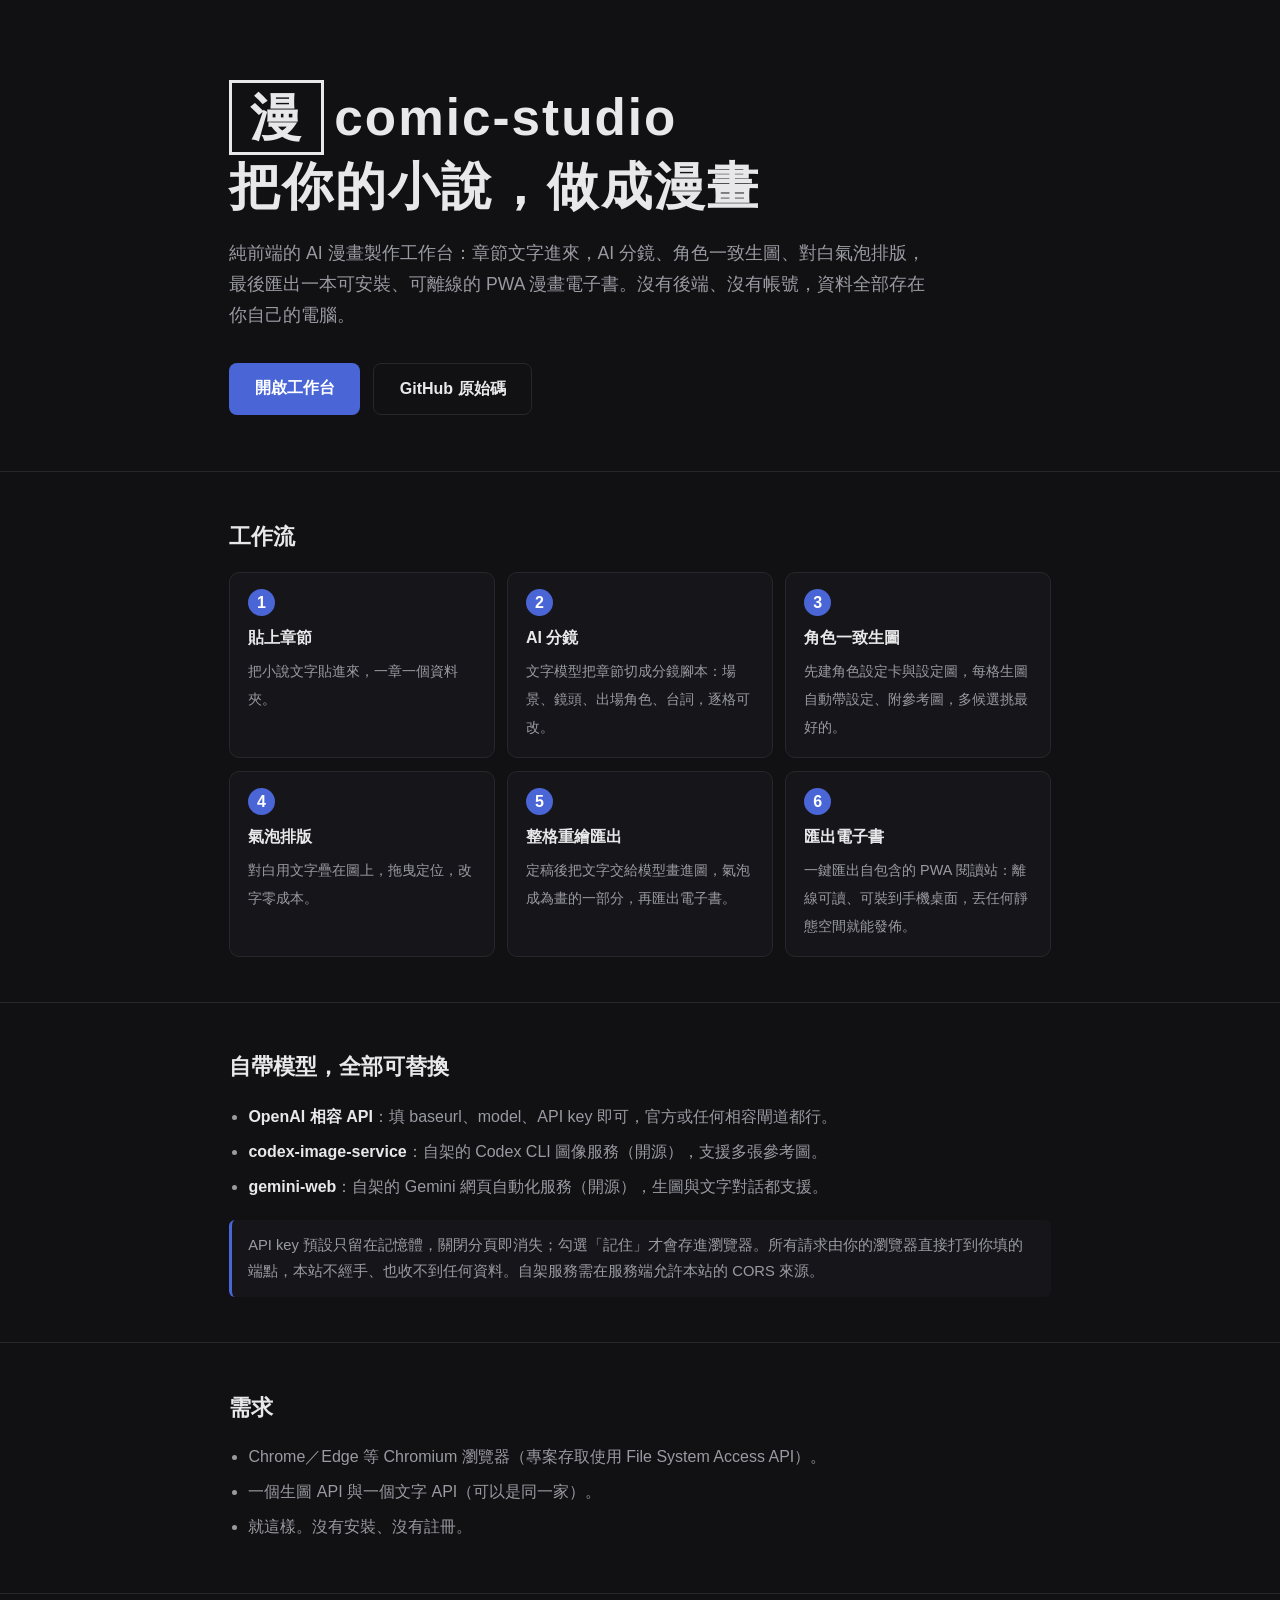
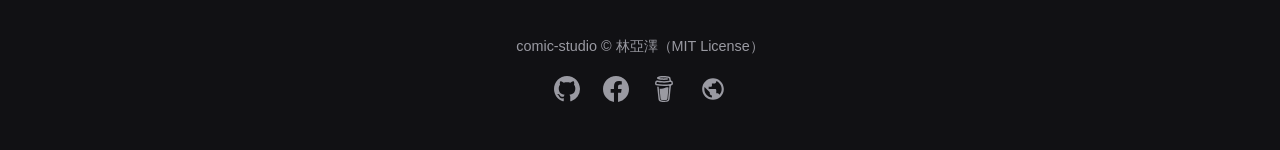
<file: index.html>
<!DOCTYPE html>
<html lang="zh-Hant">
<head>
<meta charset="utf-8">
<meta name="viewport" content="width=device-width, initial-scale=1">
<title>comic-studio — AI 漫畫製作工作台</title>
<meta name="description" content="把小說做成漫畫的純前端工作台：AI 分鏡、角色一致生圖、氣泡排版，匯出可離線閱讀的 PWA 漫畫電子書。自帶 API key，模型與端點都可替換。">
<link rel="canonical" href="https://yazelin.github.io/comic-studio/">
<meta property="og:type" content="website">
<meta property="og:site_name" content="comic-studio">
<meta property="og:locale" content="zh_TW">
<meta property="og:title" content="comic-studio — AI 漫畫製作工作台">
<meta property="og:description" content="把小說做成漫畫的純前端工作台：AI 分鏡、角色一致生圖、氣泡排版，匯出可離線閱讀的 PWA 漫畫站。自帶 API key，開源免費。">
<meta property="og:url" content="https://yazelin.github.io/comic-studio/">
<meta property="og:image" content="https://yazelin.github.io/comic-studio/og.jpg">
<meta property="og:image:width" content="1200">
<meta property="og:image:height" content="630">
<meta name="twitter:card" content="summary_large_image">
<meta name="twitter:title" content="comic-studio — AI 漫畫製作工作台">
<meta name="twitter:image" content="https://yazelin.github.io/comic-studio/og.jpg">
<link rel="icon" href="data:image/svg+xml,<svg xmlns='http://www.w3.org/2000/svg' viewBox='0 0 100 100'><rect width='100' height='100' rx='18' fill='%23111114'/><text x='50' y='68' font-size='52' text-anchor='middle' fill='%23eee'>漫</text></svg>">
<style>
:root { color-scheme: dark; --bg: #111114; --panel: #16161a; --line: #26262c; --fg: #e8e8ea; --dim: #9a9aa2; --acc: #4a66d6; }
* { margin: 0; box-sizing: border-box; }
body { background: var(--bg); color: var(--fg); font-family: "Noto Sans TC", "PingFang TC", "Microsoft JhengHei", sans-serif; line-height: 1.75; }
.wrap { max-width: 860px; margin: 0 auto; padding: 0 1.2rem; }
header.hero { padding: 5rem 0 3.5rem; border-bottom: 1px solid var(--line); }
.hero h1 { font-size: clamp(2rem, 6vw, 3.2rem); letter-spacing: .04em; line-height: 1.25; }
.hero h1 .frame { display: inline-block; border: 3px solid var(--fg); padding: .05em .35em; margin-right: .2em; }
.hero p.lead { color: var(--dim); font-size: 1.1rem; margin-top: 1.2rem; max-width: 40em; }
.cta { margin-top: 2rem; display: flex; gap: .8rem; flex-wrap: wrap; }
.cta a { display: inline-block; padding: .7rem 1.6rem; border-radius: 8px; text-decoration: none; font-weight: 600; }
.cta a.go { background: var(--acc); color: #fff; }
.cta a.gh { border: 1px solid var(--line); color: var(--fg); }
section { padding: 2.8rem 0; border-bottom: 1px solid var(--line); }
h2 { font-size: 1.4rem; margin-bottom: 1rem; }
.steps { display: grid; grid-template-columns: repeat(auto-fit, minmax(230px, 1fr)); gap: .8rem; counter-reset: s; }
.step { background: var(--panel); border: 1px solid var(--line); border-radius: 10px; padding: 1rem 1.1rem; }
.step::before { counter-increment: s; content: counter(s); display: inline-block; width: 1.7em; height: 1.7em; line-height: 1.7em; text-align: center; background: var(--acc); color: #fff; border-radius: 50%; font-weight: 700; margin-bottom: .5rem; }
.step strong { display: block; margin-bottom: .3rem; }
.step span { color: var(--dim); font-size: .9rem; }
ul.plain { padding-left: 1.2em; color: var(--dim); }
ul.plain li { margin: .45em 0; }
ul.plain b { color: var(--fg); }
code { background: var(--panel); border: 1px solid var(--line); border-radius: 4px; padding: .1em .4em; font-size: .9em; }
.note { background: var(--panel); border-left: 3px solid var(--acc); border-radius: 6px; padding: .8rem 1rem; color: var(--dim); font-size: .92rem; margin-top: 1.2rem; }
footer.title-footer { padding: 2.5rem 0 3rem; text-align: center; color: var(--dim); font-size: .9rem; }
.footer-icons { display: flex; justify-content: center; gap: 1.4rem; margin-top: 1rem; }
.footer-icons a { color: var(--dim); display: inline-flex; }
.footer-icons a:hover { color: var(--fg); }
.footer-icons svg { width: 26px; height: 26px; fill: currentColor; }
</style>
<link rel="manifest" href="./manifest.json">
<link rel="icon" href="./assets/favicon-32.png" sizes="32x32">
<link rel="apple-touch-icon" href="./assets/icon-180.png">
<meta name="theme-color" content="#16161a">
<meta name="mobile-web-app-capable" content="content">
</head>
<body>
<header class="hero"><div class="wrap">
  <h1><span class="frame">漫</span>comic-studio<br>把你的小說，做成漫畫</h1>
  <p class="lead">純前端的 AI 漫畫製作工作台：章節文字進來，AI 分鏡、角色一致生圖、對白氣泡排版，最後匯出一本可安裝、可離線的 PWA 漫畫電子書。沒有後端、沒有帳號，資料全部存在你自己的電腦。</p>
  <div class="cta">
    <a class="go" href="studio.html">開啟工作台</a>
    <a class="gh" href="https://github.com/yazelin/comic-studio">GitHub 原始碼</a>
  </div>
</div></header>

<section><div class="wrap">
  <h2>工作流</h2>
  <div class="steps">
    <div class="step"><strong>貼上章節</strong><span>把小說文字貼進來，一章一個資料夾。</span></div>
    <div class="step"><strong>AI 分鏡</strong><span>文字模型把章節切成分鏡腳本：場景、鏡頭、出場角色、台詞，逐格可改。</span></div>
    <div class="step"><strong>角色一致生圖</strong><span>先建角色設定卡與設定圖，每格生圖自動帶設定、附參考圖，多候選挑最好的。</span></div>
    <div class="step"><strong>氣泡排版</strong><span>對白用文字疊在圖上，拖曳定位，改字零成本。</span></div>
    <div class="step"><strong>整格重繪匯出</strong><span>定稿後把文字交給模型畫進圖，氣泡成為畫的一部分，再匯出電子書。</span></div>
    <div class="step"><strong>匯出電子書</strong><span>一鍵匯出自包含的 PWA 閱讀站：離線可讀、可裝到手機桌面，丟任何靜態空間就能發佈。</span></div>
  </div>
</div></section>

<section><div class="wrap">
  <h2>自帶模型，全部可替換</h2>
  <ul class="plain">
    <li><b>OpenAI 相容 API</b>：填 baseurl、model、API key 即可，官方或任何相容閘道都行。</li>
    <li><b>codex-image-service</b>：自架的 Codex CLI 圖像服務（開源），支援多張參考圖。</li>
    <li><b>gemini-web</b>：自架的 Gemini 網頁自動化服務（開源），生圖與文字對話都支援。</li>
  </ul>
  <div class="note">API key 預設只留在記憶體，關閉分頁即消失；勾選「記住」才會存進瀏覽器。所有請求由你的瀏覽器直接打到你填的端點，本站不經手、也收不到任何資料。自架服務需在服務端允許本站的 CORS 來源。</div>
</div></section>

<section><div class="wrap">
  <h2>需求</h2>
  <ul class="plain">
    <li>Chrome／Edge 等 Chromium 瀏覽器（專案存取使用 File System Access API）。</li>
    <li>一個生圖 API 與一個文字 API（可以是同一家）。</li>
    <li>就這樣。沒有安裝、沒有註冊。</li>
  </ul>
</div></section>

<footer class="title-footer"><div class="wrap">
  <div>comic-studio © 林亞澤（MIT License）</div>
  <div class="footer-icons">
    <a href="https://github.com/yazelin/comic-studio" aria-label="GitHub" title="GitHub"><svg viewBox="0 0 16 16"><path d="M8 0C3.58 0 0 3.58 0 8c0 3.54 2.29 6.53 5.47 7.59.4.07.55-.17.55-.38 0-.19-.01-.82-.01-1.49-2.01.37-2.53-.49-2.69-.94-.09-.23-.48-.94-.82-1.13-.28-.15-.68-.52-.01-.53.63-.01 1.08.58 1.23.82.72 1.21 1.87.87 2.33.66.07-.52.28-.87.51-1.07-1.78-.2-3.64-.89-3.64-3.95 0-.87.31-1.59.82-2.15-.08-.2-.36-1.02.08-2.12 0 0 .67-.21 2.2.82.64-.18 1.32-.27 2-.27s1.36.09 2 .27c1.53-1.04 2.2-.82 2.2-.82.44 1.1.16 1.92.08 2.12.51.56.82 1.27.82 2.15 0 3.07-1.87 3.75-3.65 3.95.29.25.54.73.54 1.48 0 1.07-.01 1.93-.01 2.2 0 .21.15.46.55.38A8.01 8.01 0 0 0 16 8c0-4.42-3.58-8-8-8z"/></svg></a>
    <a href="https://www.facebook.com/yaze.lin.gm" aria-label="Facebook" title="Facebook"><svg viewBox="0 0 24 24"><path d="M24 12.07C24 5.4 18.63 0 12 0S0 5.4 0 12.07C0 18.1 4.39 23.09 10.13 24v-8.44H7.08v-3.49h3.05V9.41c0-3.02 1.79-4.7 4.53-4.7 1.31 0 2.68.24 2.68.24v2.97h-1.51c-1.49 0-1.95.93-1.95 1.89v2.26h3.32l-.53 3.49h-2.79V24C19.61 23.09 24 18.1 24 12.07z"/></svg></a>
    <a href="https://buymeacoffee.com/yazelin" aria-label="Buy Me a Coffee" title="請亞澤喝杯咖啡"><svg viewBox="0 0 24 24"><path d="M20.216 6.415l-.132-.666c-.119-.598-.388-1.163-1.001-1.379-.197-.069-.42-.098-.57-.241-.152-.143-.196-.366-.231-.572-.065-.378-.125-.756-.192-1.133-.057-.325-.102-.69-.25-.987-.195-.4-.597-.634-.996-.788a5.723 5.723 0 00-.626-.194c-1-.263-2.05-.36-3.077-.416a25.834 25.834 0 00-3.7.062c-.915.083-1.88.184-2.75.5-.318.116-.646.256-.888.501-.297.302-.393.77-.177 1.146.154.267.415.456.692.58.36.162.737.284 1.123.366 1.075.238 2.189.331 3.287.37 1.218.05 2.437.01 3.65-.118.299-.033.598-.073.896-.119.352-.054.578-.513.474-.834-.124-.383-.457-.531-.834-.473-.466.074-.96.108-1.382.146-1.177.08-2.358.082-3.536.006a22.228 22.228 0 01-1.157-.107c-.086-.01-.18-.025-.258-.036-.243-.036-.484-.08-.724-.13-.111-.027-.111-.185 0-.212h.005c.277-.06.557-.108.838-.147h.002c.131-.009.263-.032.394-.048a25.076 25.076 0 013.426-.12c.674.019 1.347.067 2.017.144l.228.031c.267.04.533.088.798.145.392.085.895.113 1.07.542.055.137.08.288.111.431l.319 1.484a.237.237 0 01-.199.284h-.003c-.037.006-.075.01-.112.015a36.704 36.704 0 01-4.743.295 37.059 37.059 0 01-4.699-.304c-.14-.017-.293-.042-.417-.06-.326-.048-.649-.108-.973-.161-.393-.065-.768-.032-1.123.161-.29.16-.527.404-.675.701-.154.316-.199.66-.267 1-.069.34-.176.707-.135 1.056.087.753.613 1.365 1.37 1.502a39.69 39.69 0 0011.343.376.483.483 0 01.535.53l-.071.697-1.018 9.907c-.041.41-.047.832-.125 1.237-.122.637-.553 1.028-1.182 1.171-.577.131-1.165.2-1.756.205-.656.004-1.31-.025-1.966-.022-.699.004-1.556-.06-2.095-.58-.475-.458-.54-1.174-.605-1.793l-.731-7.013-.322-3.094c-.037-.351-.286-.695-.678-.678-.336.015-.718.3-.678.679l.228 2.185.949 9.112c.147 1.344 1.174 2.068 2.446 2.272.742.12 1.503.144 2.257.156.966.016 1.942.053 2.892-.122 1.408-.258 2.465-1.198 2.616-2.657.34-3.332.683-6.663 1.024-9.995l.215-2.087a.484.484 0 01.39-.426c.402-.078.787-.212 1.074-.518.455-.488.546-1.124.385-1.766zm-1.478.772c-.145.137-.363.201-.578.233-2.416.359-4.866.54-7.308.46-1.748-.06-3.477-.254-5.207-.498-.17-.024-.353-.055-.47-.18-.22-.236-.111-.71-.054-.995.052-.26.152-.609.463-.646.484-.057 1.046.148 1.526.22.577.088 1.156.159 1.737.212 2.48.226 5.002.19 7.472-.14.45-.06.899-.13 1.345-.21.399-.072.84-.206 1.08.206.166.281.188.657.162.974a.544.544 0 01-.169.364zm-6.159 3.9c-.862.37-1.84.788-3.109.788a5.884 5.884 0 01-1.569-.217l.877 9.004c.065.78.717 1.38 1.5 1.38 0 0 1.243.065 1.658.065.447 0 1.786-.065 1.786-.065.783 0 1.434-.6 1.499-1.38l.94-9.95a3.996 3.996 0 00-1.322-.238c-.826 0-1.491.284-2.26.613z"/></svg></a>
  </div>
</div></footer>
<!-- yz-promo-footer v11 | 三件套+BMC 注意力效果 | https://github.com/yazelin/promo-footer-skill -->
<script>
(function(){"use strict";
if(window.__yzPromoInit)return;window.__yzPromoInit=1;
/* 開啟計數。只送站名,後端只記「哪天、哪站、幾次」,不存 IP、不設 cookie、不給識別碼。
   有一半的作品是純靜態沒後端,以前根本不知道有沒有人在用。這行要放在下面那個
   prefers-reduced-motion 的 return 之前,不然關動畫的人就不會被算到。 */
try{if(location.hostname==="yazelin.github.io"&&navigator.sendBeacon)navigator.sendBeacon("https://k-rider-api.yazelinj303.workers.dev/hit?s=comic-studio")}catch(e){}
try{if(window.matchMedia&&matchMedia("(prefers-reduced-motion: reduce)").matches)return}catch(e){}
var REPO="comic-studio",INJECT=false,ADDBLOG=true;
var GH=REPO?"https://github.com/yazelin/"+REPO:"https://github.com/yazelin";
var LINES=["嘿，這裡這裡，我是咖啡按鈕","我是一顆很努力的按鈕，求被點一下","噓，亞澤不知道我在偷偷拉贊助","你看我跳得這麼賣力，不請一杯嗎？","不請也沒關係，你來玩我就很開心","免費給你玩的，想寵亞澤再說","一杯咖啡，是下一個作品的燃料","你的咖啡會變成下一個作品，真的","咖啡因進入亞澤體內，程式碼就會自己寫完","亞澤說，有人請咖啡他會開心一整天","只是一杯咖啡，但亞澤會記得你","用愛發電中，咖啡因可提升發電效率","覺得好玩嗎？抖內一下下","這個網站沒有廣告，只有我這顆按鈕"];
var ICONS={blog:'<svg viewBox="0 0 24 24" width="18" height="18" fill="currentColor" aria-hidden="true"><path d="M12 2C6.48 2 2 6.48 2 12s4.48 10 10 10 10-4.48 10-10S17.52 2 12 2zm-1 17.93c-3.95-.49-7-3.85-7-7.93 0-.62.08-1.21.21-1.79L9 15v1c0 1.1.9 2 2 2v1.93zm6.9-2.54c-.26-.81-1-1.39-1.9-1.39h-1v-3c0-.55-.45-1-1-1H8v-2h2c.55 0 1-.45 1-1V7h2c1.1 0 2-.9 2-2v-.41c2.93 1.19 5 4.06 5 7.41 0 2.08-.8 3.97-2.1 5.39z"/></svg>',gh:'<svg viewBox="0 0 24 24" width="18" height="18" fill="currentColor" aria-hidden="true"><path d="M12 .297c-6.63 0-12 5.373-12 12 0 5.303 3.438 9.8 8.205 11.385.6.113.82-.258.82-.577 0-.285-.01-1.04-.015-2.04-3.338.724-4.042-1.61-4.042-1.61C4.422 18.07 3.633 17.7 3.633 17.7c-1.087-.744.084-.729.084-.729 1.205.084 1.838 1.236 1.838 1.236 1.07 1.835 2.809 1.305 3.495.998.108-.776.417-1.305.76-1.605-2.665-.3-5.466-1.332-5.466-5.93 0-1.31.465-2.38 1.235-3.22-.135-.303-.54-1.523.105-3.176 0 0 1.005-.322 3.3 1.23.96-.267 1.98-.399 3-.405 1.02.006 2.04.138 3 .405 2.28-1.552 3.285-1.23 3.285-1.23.645 1.653.24 2.873.12 3.176.765.84 1.23 1.91 1.23 3.22 0 4.61-2.805 5.625-5.475 5.92.42.36.81 1.096.81 2.22 0 1.606-.015 2.896-.015 3.286 0 .315.21.69.825.57C20.565 22.092 24 17.592 24 12.297c0-6.627-5.373-12-12-12"/></svg>',fb:'<svg viewBox="0 0 24 24" width="18" height="18" fill="currentColor" aria-hidden="true"><path d="M9.101 23.691v-7.98H6.627v-3.667h2.474v-1.58c0-4.085 1.848-5.978 5.858-5.978.401 0 .955.042 1.468.103a8.68 8.68 0 0 1 1.141.195v3.325a8.623 8.623 0 0 0-.653-.036 26.805 26.805 0 0 0-.733-.009c-.707 0-1.259.096-1.675.309a1.686 1.686 0 0 0-.679.622c-.258.42-.374.995-.374 1.752v1.297h3.919l-.386 2.103-.287 1.564h-3.246v8.245C19.396 23.238 24 18.179 24 12.044c0-6.627-5.373-12-12-12s-12 5.373-12 12c0 5.628 3.874 10.35 9.101 11.647Z"/></svg>',bmc:'<svg viewBox="0 0 24 24" width="18" height="18" fill="currentColor" aria-hidden="true"><path d="M20.216 6.415l-.132-.666c-.119-.598-.388-1.163-1.001-1.379-.197-.069-.42-.098-.57-.241-.152-.143-.196-.366-.231-.572-.065-.378-.125-.756-.192-1.133-.057-.325-.102-.69-.25-.987-.195-.4-.597-.634-.996-.788a5.723 5.723 0 00-.626-.194c-1-.263-2.05-.36-3.077-.416a25.834 25.834 0 00-3.7.062c-.915.083-1.88.184-2.75.5-.318.116-.646.256-.888.501-.297.302-.393.77-.177 1.146.154.267.415.456.692.58.36.162.737.284 1.123.366 1.075.238 2.189.331 3.287.37 1.218.05 2.437.01 3.65-.118.299-.033.598-.073.896-.119.352-.054.578-.513.474-.834-.124-.383-.457-.531-.834-.473-.466.074-.96.108-1.382.146-1.177.08-2.358.082-3.536.006a22.228 22.228 0 01-1.157-.107c-.086-.01-.18-.025-.258-.036-.243-.036-.484-.08-.724-.13-.111-.027-.111-.185 0-.212h.005c.277-.06.557-.108.838-.147h.002c.131-.009.263-.032.394-.048a25.076 25.076 0 013.426-.12c.674.019 1.347.067 2.017.144l.228.031c.267.04.533.088.798.145.392.085.895.113 1.07.542.055.137.08.288.111.431l.319 1.484a.237.237 0 01-.199.284h-.003c-.037.006-.075.01-.112.015a36.704 36.704 0 01-4.743.295 37.059 37.059 0 01-4.699-.304c-.14-.017-.293-.042-.417-.06-.326-.048-.649-.108-.973-.161-.393-.065-.768-.032-1.123.161-.29.16-.527.404-.675.701-.154.316-.199.66-.267 1-.069.34-.176.707-.135 1.056.087.753.613 1.365 1.37 1.502a39.69 39.69 0 0011.343.376.483.483 0 01.535.53l-.071.697-1.018 9.907c-.041.41-.047.832-.125 1.237-.122.637-.553 1.028-1.182 1.171-.577.131-1.165.2-1.756.205-.656.004-1.31-.025-1.966-.022-.699.004-1.556-.06-2.095-.58-.475-.458-.54-1.174-.605-1.793l-.731-7.013-.322-3.094c-.037-.351-.286-.695-.678-.678-.336.015-.718.3-.678.679l.228 2.185.949 9.112c.147 1.344 1.174 2.068 2.446 2.272.742.12 1.503.144 2.257.156.966.016 1.942.053 2.892-.122 1.408-.258 2.465-1.198 2.616-2.657.34-3.332.683-6.663 1.024-9.995l.215-2.087a.484.484 0 01.39-.426c.402-.078.787-.212 1.074-.518.455-.488.546-1.124.385-1.766zm-1.478.772c-.145.137-.363.201-.578.233-2.416.359-4.866.54-7.308.46-1.748-.06-3.477-.254-5.207-.498-.17-.024-.353-.055-.47-.18-.22-.236-.111-.71-.054-.995.052-.26.152-.609.463-.646.484-.057 1.046.148 1.526.22.577.088 1.156.159 1.737.212 2.48.226 5.002.19 7.472-.14.45-.06.899-.13 1.345-.21.399-.072.84-.206 1.08.206.166.281.188.657.162.974a.544.544 0 01-.169.364zm-6.159 3.9c-.862.37-1.84.788-3.109.788a5.884 5.884 0 01-1.569-.217l.877 9.004c.065.78.717 1.38 1.5 1.38 0 0 1.243.065 1.658.065.447 0 1.786-.065 1.786-.065.783 0 1.434-.6 1.499-1.38l.94-9.95a3.996 3.996 0 00-1.322-.238c-.826 0-1.491.284-2.26.613z"/></svg>'};
var CSS="@keyframes yzIdle{0%,55%,100%{transform:translateY(0)}62%{transform:translateY(-4px)}70%{transform:translateY(0)}78%{transform:translateY(-2px)}84%{transform:translateY(0)}}"+
".yz-idle{animation:yzIdle 2.6s ease-in-out infinite}"+
"@keyframes yzHop{0%,100%{transform:translateY(0)}20%{transform:translateY(-6px) scale(1.04)}40%{transform:translateY(0) scale(1)}55%{transform:translateY(-3px)}70%{transform:translateY(0)}}"+
".yz-hop{animation:yzHop .9s cubic-bezier(.36,.07,.19,.97)}"+
".yz-bubble{position:fixed;z-index:2147483000;max-width:200px;padding:6px 11px;border-radius:14px;background:#fffdf7;color:#4a3f35;border:1px solid rgba(0,0,0,.1);box-shadow:0 4px 14px rgba(0,0,0,.18);font:13px/1.5 system-ui,-apple-system,'Noto Sans TC',sans-serif;pointer-events:none;opacity:0;transform:translateY(5px);transition:opacity .25s ease,transform .25s ease}"+
".yz-bubble.yz-on{opacity:1;transform:translateY(0)}"+
".yz-bubble::after{content:'';position:absolute;left:var(--yz-tail,50%);margin-left:-6px;border:6px solid transparent}"+
".yz-bubble.yz-above::after{bottom:-6px;border-bottom:0;border-top:6px solid #fffdf7}"+
".yz-bubble.yz-below::after{top:-6px;border-top:0;border-bottom:6px solid #fffdf7}"+
".yz-cluster{position:fixed;right:12px;bottom:12px;z-index:2147482999;display:flex;gap:10px}"+
".yz-cluster a{display:inline-flex;align-items:center;justify-content:center;width:38px;height:38px;border-radius:50%;background:rgba(22,26,35,.72);color:#fff;border:1px solid rgba(255,255,255,.28);backdrop-filter:blur(4px);transition:transform .15s,background .15s}"+
".yz-cluster a:hover{transform:translateY(-2px);background:rgba(22,26,35,.92)}";
var bubble,anchor;
function addCss(){if(document.getElementById("yz-promo-css"))return;var s=document.createElement("style");s.id="yz-promo-css";s.textContent=CSS;document.head.appendChild(s)}
function inFooter(el){try{return !!(el.closest&&el.closest('footer,nav,[class*="footer"],[id*="footer"]'))}catch(e){return false}}
function findAnchor(){var as=document.querySelectorAll('a[href*="buymeacoffee.com/yazelin"]');if(!as.length)return null;
var vis=[],i,r;for(i=0;i<as.length;i++){r=as[i].getBoundingClientRect();if(r.width||r.height)vis.push(as[i])}
var pool=vis.length?vis:[].slice.call(as);
for(i=0;i<pool.length;i++)if(inFooter(pool[i]))return pool[i];
return pool[pool.length-1]}
function inject(){if(!INJECT||findAnchor()||document.querySelector(".yz-cluster"))return;
var n=document.createElement("nav");n.className="yz-cluster";n.setAttribute("aria-label","作者連結");
n.innerHTML='<a href="'+GH+'" target="_blank" rel="noopener" aria-label="GitHub 原始碼" title="GitHub 原始碼">'+ICONS.gh+'</a>'+
'<a href="https://www.facebook.com/yaze.lin.gm" target="_blank" rel="noopener" aria-label="Facebook" title="Facebook">'+ICONS.fb+'</a>'+
'<a href="https://buymeacoffee.com/yazelin" target="_blank" rel="noopener" aria-label="請亞澤喝杯咖啡 Buy me a coffee" title="請亞澤喝杯咖啡 Buy me a coffee">'+ICONS.bmc+'</a>'+
(ADDBLOG?'<a class="yz-blog" href="https://yazelin.github.io/" target="_blank" rel="noopener" aria-label="亞澤的部落格" title="亞澤的部落格">'+ICONS.blog+'</a>':'');
document.body.appendChild(n)}
function blogLinked(){var as=document.querySelectorAll('a[href^="https://yazelin.github.io"]');for(var i=0;i<as.length;i++){try{if(new URL(as[i].href).pathname==="/")return true}catch(e){}}return false}
function addBlog(){if(!ADDBLOG||document.querySelector(".yz-blog")||blogLinked()||!inFooter(anchor))return;
var c=anchor.cloneNode(true);c.classList.remove("yz-hop","yz-idle");c.classList.add("yz-blog");
c.href="https://yazelin.github.io/";c.setAttribute("aria-label","亞澤的部落格");c.setAttribute("title","亞澤的部落格");
if(c.querySelector("svg")){var hasText=!!c.textContent.trim();c.innerHTML=ICONS.blog+(hasText?"部落格":"")}else{c.textContent="部落格"}
anchor.parentNode.insertBefore(c,anchor.nextSibling)}
function hop(){anchor.classList.remove("yz-hop");void anchor.offsetWidth;anchor.classList.add("yz-hop")}
var shown=0,MAX_SHOWS=3;
function say(){if(document.hidden)return;var r=anchor.getBoundingClientRect();if(!r.width&&!r.height)return;if(r.bottom<0||r.top>innerHeight)return;shown++;
bubble.textContent=LINES[Math.floor(Math.random()*LINES.length)];
bubble.classList.remove("yz-on","yz-above","yz-below");
bubble.style.left="0px";bubble.style.top="0px";
var bw=bubble.offsetWidth,bh=bubble.offsetHeight,cx=r.left+r.width/2;
var left=Math.max(8,Math.min(cx-bw/2,innerWidth-bw-8));
var above=r.top-bh-12>=8;
bubble.style.left=left+"px";
bubble.style.top=(above?r.top-bh-12:r.bottom+12)+"px";
bubble.classList.add(above?"yz-above":"yz-below");
bubble.style.setProperty("--yz-tail",Math.max(12,Math.min(cx-left,bw-12))+"px");
hop();
requestAnimationFrame(function(){bubble.classList.add("yz-on")});
setTimeout(function(){bubble.classList.remove("yz-on")},4200)}
function start(){addCss();inject();anchor=findAnchor();if(!anchor)return false;
try{if(getComputedStyle(anchor).display==="inline")anchor.style.display="inline-block"}catch(e){}
anchor.classList.add("yz-idle");
anchor.addEventListener("animationend",function(e){if(e.animationName==="yzHop")anchor.classList.remove("yz-hop")});
try{addBlog()}catch(e){}
bubble=document.createElement("div");bubble.className="yz-bubble";bubble.setAttribute("aria-hidden","true");document.body.appendChild(bubble);
window.__yzPromo=say;
(function loop(first){if(shown>=MAX_SHOWS)return;setTimeout(function(){say();loop(false)},first?18e3+Math.random()*12e3:9e4+Math.random()*9e4)})(true);
return true}
function boot(){var tries=0;(function t(){if(start())return;if(++tries<20)setTimeout(t,1500)})()}
if(document.readyState==="loading")document.addEventListener("DOMContentLoaded",boot);else boot();
})();
</script>


<script>if('serviceWorker' in navigator)addEventListener('load',()=>navigator.serviceWorker.register('./sw.js').catch(()=>{}));</script>
</body>
</html>
</file>
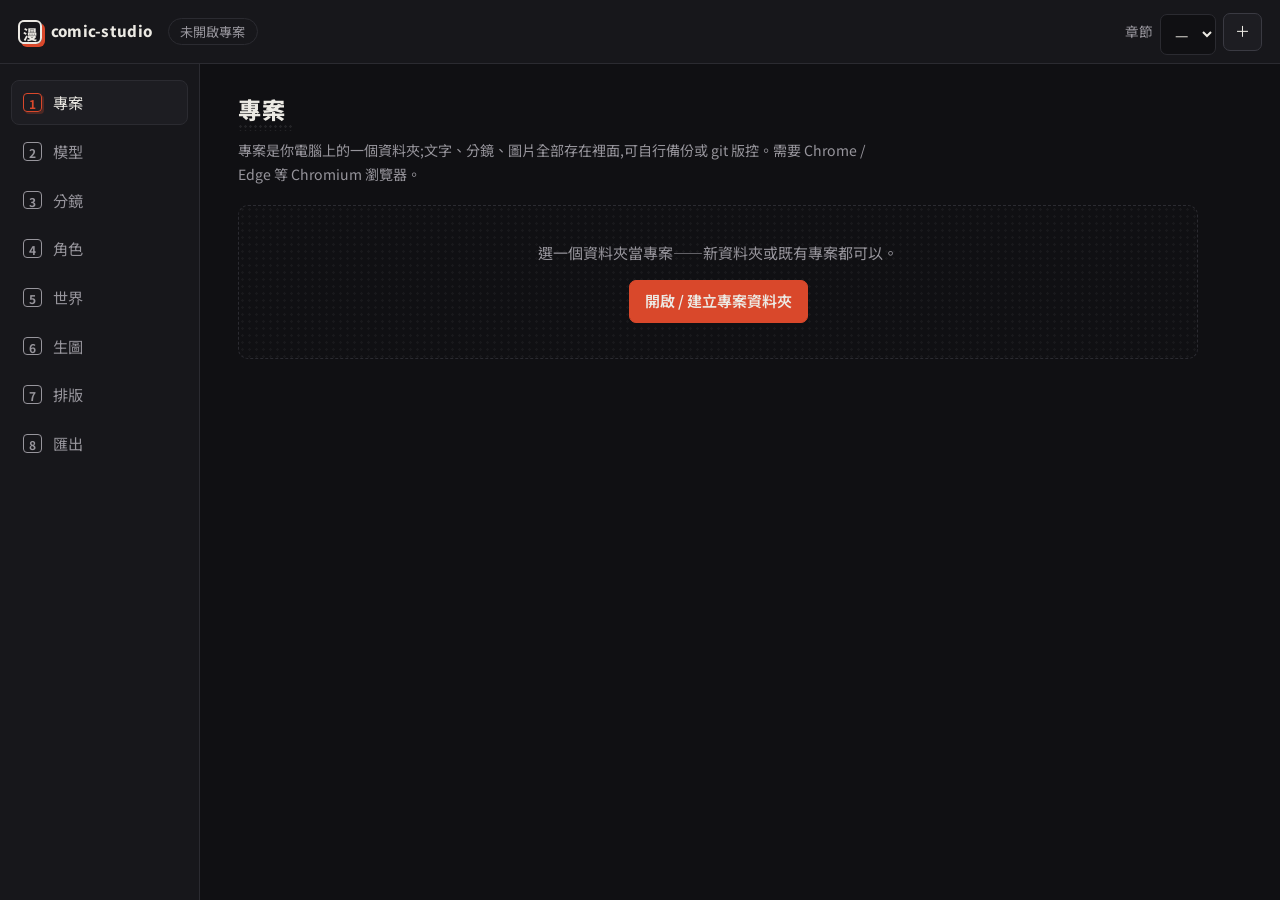
<file: studio.html>
<!DOCTYPE html>
<html lang="zh-Hant">
<head>
<meta charset="utf-8">
<meta name="viewport" content="width=device-width, initial-scale=1">
<title>comic-studio 工作台</title>
<link rel="icon" href="data:image/svg+xml,<svg xmlns='http://www.w3.org/2000/svg' viewBox='0 0 100 100'><rect width='100' height='100' rx='18' fill='%23101013'/><text x='50' y='68' font-size='52' text-anchor='middle' fill='%23eceae4'>漫</text></svg>">
<link rel="stylesheet" href="css/studio.css">
<link rel="manifest" href="./manifest.json">
<link rel="icon" href="./assets/favicon-32.png" sizes="32x32">
<link rel="apple-touch-icon" href="./assets/icon-180.png">
<meta name="theme-color" content="#16161a">
<meta name="mobile-web-app-capable" content="content">
<link rel="canonical" href="https://yazelin.github.io/comic-studio/studio.html">
<meta property="og:type" content="website">
<meta property="og:title" content="comic-studio 工作台">
<meta property="og:description" content="AI 分鏡、角色一致生圖、氣泡排版,匯出可離線閱讀的 PWA 漫畫站。">
<meta property="og:url" content="https://yazelin.github.io/comic-studio/studio.html">
<meta property="og:image" content="https://yazelin.github.io/comic-studio/og.jpg">
</head>
<body>
<header id="topbar">
  <a class="wordmark" href="./"><span class="mark">漫</span>comic-studio</a>
  <span id="project-badge" class="badge">未開啟專案</span>
  <div class="chapter-ctl">
    <label for="global-chapter">章節</label>
    <select id="global-chapter"><option value="">—</option></select>
    <button id="new-chapter" title="新增章節">＋</button>
  </div>
</header>

<nav id="steps">
  <button data-tab="project" class="step active"><span class="no">1</span><span class="t">專案</span></button>
  <button data-tab="settings" class="step"><span class="no">2</span><span class="t">模型</span></button>
  <button data-tab="storyboard" class="step"><span class="no">3</span><span class="t">分鏡</span></button>
  <button data-tab="characters" class="step"><span class="no">4</span><span class="t">角色</span></button>
  <button data-tab="world" class="step"><span class="no">5</span><span class="t">世界</span></button>
  <button data-tab="generate" class="step"><span class="no">6</span><span class="t">生圖</span></button>
  <button data-tab="layout" class="step"><span class="no">7</span><span class="t">排版</span></button>
  <button data-tab="bake" class="step"><span class="no">8</span><span class="t">匯出</span></button>
</nav>

<main>
<!-- 1 專案 -->
<section id="tab-project" class="tab active">
  <header class="tab-head"><h2>專案</h2><p>專案是你電腦上的一個資料夾;文字、分鏡、圖片全部存在裡面,可自行備份或 git 版控。需要 Chrome / Edge 等 Chromium 瀏覽器。</p></header>
  <div id="project-empty"></div>
  <div id="project-form" hidden>
    <div class="card">
      <label>作品標題<input id="p-title" placeholder="轉生異世界的我 token 無限"></label>
      <label>全域畫風<span class="sub">每一格生圖都會帶上這句,值得琢磨</span><textarea id="p-style" rows="3" placeholder="黑白日式漫畫風格,精細線稿,網點陰影,高對比"></textarea></label>
      <label>出版範本<span class="sub">匯出電子書的站台配色與氣泡色;可在 project.json 的 site.colors 逐項覆蓋</span><select id="p-theme"></select></label>
      <div class="grid2">
        <label>生圖模型<select id="p-image-provider"></select></label>
        <label>文字模型(分鏡用)<select id="p-text-provider"></select></label>
      </div>
      <div class="actions"><button id="save-project" class="primary">儲存專案設定</button></div>
    </div>
  </div>
</section>

<!-- 2 模型 -->
<section id="tab-settings" class="tab">
  <header class="tab-head"><h2>模型</h2><p>每一列是一個 API 端點——自架服務或任何 OpenAI 相容 API。key 建議放專案資料夾的 <code>keys.json</code>(開專案自動帶入);網頁上填的 key 預設只留在記憶體。</p></header>
  <div class="card">
    <div id="provider-list"></div>
    <div class="actions">
      <button id="add-provider">新增端點</button>
      <label class="inline"><input type="checkbox" id="remember-keys"> 記住(含 key)於此瀏覽器</label>
      <button id="save-providers" class="primary">儲存設定</button>
    </div>
  </div>
</section>

<!-- 3 分鏡 -->
<section id="tab-storyboard" class="tab">
  <header class="tab-head"><h2>分鏡</h2><p>匯入或貼上章節文字,AI 切成分鏡腳本後逐格編修。畫面描述是給生圖模型看的,寫得越具體越好。</p></header>
  <div id="sb-body"></div>
</section>

<!-- 4 角色 -->
<section id="tab-characters" class="tab">
  <header class="tab-head"><h2>角色</h2><p>每個角色=文字設定卡+設定參考圖。設定卡必拼進每格 prompt;參考圖讓長相穩定。建議先建好角色再跑分鏡,AI 會直接用角色 id。</p></header>
  <div id="char-list" class="cards"></div>
  <div class="actions">
    <button id="add-char" class="primary">新增角色</button>
    <span id="char-status" class="status"></span>
  </div>
</section>

<!-- 5 世界 -->
<section id="tab-world" class="tab">
  <header class="tab-head"><h2>世界</h2><p>場景與道具的設定卡+參考圖:公會大廳、街市、貨幣、這個世界的字跡⋯建一次跨話重用。分鏡在每格的「場景/道具」欄填 id,生圖時會當場景鎖附上去——沒有鎖,同一個大廳每格都會重抽一個樣子。</p></header>
  <div id="world-list" class="cards"></div>
  <div class="actions">
    <button id="add-world" class="primary">新增場景／道具</button>
    <span id="world-status" class="status"></span>
  </div>
</section>

<!-- 6 生圖 -->
<section id="tab-generate" class="tab">
  <header class="tab-head"><h2>生圖</h2><p>逐格生成或整章批量;點候選圖可放大,按「選定」的才會進排版與匯出。</p></header>
  <div id="gen-toolbar" class="toolbar" hidden>
    <button id="gen-batch" class="primary">批量生成整章</button>
    <label class="inline">張數<select id="gen-count"><option>1</option><option selected>2</option><option>3</option><option>4</option></select></label>
    <label class="inline">尺寸<select id="gen-size"><option>1024x1024</option><option selected>1024x1536</option><option>1536x1024</option></select></label>
    <span id="gen-status" class="status"></span>
  </div>
  <div id="gen-progress"></div>
  <div id="gen-panels"></div>
</section>

<!-- 6 排版匯出 -->
<section id="tab-layout" class="tab">
  <header class="tab-head"><h2>排版</h2><p>三層合成:底圖(不動)→ 效果層 → 字層。氣泡=文字疊圖(拖曳移動、雙擊編輯、圖上點一下新增);<strong>效果層</strong>=CSS 做不出的表現(畫出來的擬聲字、光暈、煙)——「＋效果層」生成或上傳,墨(白底×multiply)/光(黑底×screen)免摳圖,拖曳移動、雙擊調整、右鍵刪除。調完記得儲存。</p></header>
  <div id="ly-toolbar" class="toolbar" hidden>
    <button id="ly-fill">從分鏡帶入對白</button>
    <button id="ly-replace">全章取代文字</button>
    <button id="ly-lint">完稿檢查</button>
    <button id="ly-save" class="primary">儲存氣泡</button>
    <span class="sub">Ctrl+Z 復原</span>
    <span id="ly-status" class="status"></span>
  </div>
  <div id="ly-panels"></div>
</section>

<section id="tab-bake" class="tab">
  <header class="tab-head"><h2>匯出</h2><p>預設走 CSS 疊字(排版即成品,字體一致、改字零成本)。<strong>只有特殊表現格才用整格重繪</strong>——效果字、文字要跟畫互動的格:單格按「重繪」把文字畫進圖,自動帶字體錨。匯出電子書時有重繪圖的格用重繪圖,其餘用選定圖+疊字。</p></header>
  <div id="bk-toolbar" class="toolbar" hidden>
    <button id="bk-all" class="primary">整章重繪(略過已完成)</button>
    <button id="bk-stop">停止</button>
    <button id="bk-refresh">重新整理</button>
    <span id="bk-status" class="status"></span>
  </div>
  <div id="bk-panels" class="bk-strip"></div>
  <div class="card export-card">
    <h3>匯出 PWA 漫畫電子書</h3>
    <p class="sub">已重繪的格用重繪圖(文字在圖裡);還沒重繪的格用選定圖+疊字。寫進專案的 dist/:自包含離線閱讀站,丟任何靜態空間就能看、能安裝到手機。</p>
    <div class="actions">
      <button id="do-export" class="primary">匯出全部章節</button>
      <span id="export-status" class="status"></span>
    </div>
  </div>
</section>
</main>

<div id="toast" hidden></div>
<script type="module" src="js/app.js"></script>
<script>if('serviceWorker' in navigator)addEventListener('load',()=>navigator.serviceWorker.register('./sw.js').catch(()=>{}));</script>
</body>
</html>
</file>
<file: css/studio.css>
/* ── 製版桌設計系統:墨黑/暖紙白/朱色/網點 ── */
/* 自架字型:工作台跟匯出站要用同一支,否則排版時看到的氣泡大小跟成品不一樣。
   font-display:block——寧可晚 0.x 秒顯示,也不要先用系統字排好版再換字跳動。 */
@font-face {
  font-family: 'Comic TC';
  src: url('../assets/fonts/comic-tc.woff2') format('woff2');
  font-weight: 100 900;
  font-display: block;
}
:root {
  color-scheme: dark;
  --ink: #101013;        /* 底:墨 */
  --bench: #17171b;      /* 面:製版桌 */
  --bench-2: #1d1d22;
  --line: #2b2b31;       /* 框線 */
  --fg: #eceae4;         /* 暖紙白 */
  --dim: #97959c;
  --accent: #d9482b;     /* 朱(印章紅):只給主要動作與目前步驟 */
  --accent-dn: #b93a21;
  --ok: #7fae6d;
  --err: #e08890;
  --tone: radial-gradient(circle, #ffffff14 1px, transparent 1.5px); /* 網點 */
  --radius: 10px;
}
* { margin: 0; box-sizing: border-box; }
html { height: 100%; }
body {
  height: 100%;
  background: var(--ink);
  color: var(--fg);
  font-family: 'Comic TC', "Noto Sans TC", "PingFang TC", "Microsoft JhengHei", sans-serif;
  font-size: 15px;
  line-height: 1.65;
  display: grid;
  grid-template: "top top" auto "nav main" 1fr / 200px 1fr;
}

/* ── topbar ── */
#topbar {
  grid-area: top;
  display: flex; align-items: center; gap: 1rem;
  padding: .55rem 1.1rem;
  background: var(--bench);
  border-bottom: 1px solid var(--line);
  position: sticky; top: 0; z-index: 30;
}
.wordmark { display: inline-flex; align-items: center; gap: .55rem; font-weight: 800; letter-spacing: .02em; color: var(--fg); text-decoration: none; }
.wordmark .mark {
  width: 1.7em; height: 1.7em; display: grid; place-items: center;
  border: 2px solid var(--fg); border-radius: 6px;
  box-shadow: 3px 3px 0 0 var(--accent);
  font-size: .95em;
}
.badge { color: var(--dim); font-size: .82rem; border: 1px solid var(--line); border-radius: 99px; padding: .1rem .7rem; }
.chapter-ctl { margin-left: auto; display: flex; align-items: center; gap: .45rem; }
.chapter-ctl label { color: var(--dim); font-size: .85rem; white-space: nowrap; margin: 0; }
.chapter-ctl select { max-width: 260px; }
.chapter-ctl button { padding: .35rem .7rem; }

/* ── 步驟導航 ── */
#steps {
  grid-area: nav;
  display: flex; flex-direction: column; gap: .25rem;
  padding: 1rem .7rem;
  border-right: 1px solid var(--line);
  background: var(--bench);
}
.step {
  display: flex; align-items: center; gap: .7rem;
  background: none; border: 1px solid transparent; border-radius: 8px;
  color: var(--dim); padding: .55rem .7rem; font: inherit; cursor: pointer;
  text-align: left;
}
.step .no {
  width: 1.55em; height: 1.55em; display: grid; place-items: center;
  border: 1.5px solid currentColor; border-radius: 4px;
  font-size: .8em; font-weight: 700; flex: none;
}
.step .t { font-size: .95rem; }
.step:hover { color: var(--fg); background: var(--bench-2); }
.step.active { color: var(--fg); background: var(--bench-2); border-color: var(--line); }
.step.active .no { border-color: var(--accent); color: var(--accent); box-shadow: 2px 2px 0 0 #d9482b40; }

/* ── main ── */
main { grid-area: main; overflow-y: auto; padding: 1.6rem clamp(1rem, 3vw, 2.4rem) 6rem; }
.tab { display: none; max-width: 960px; }
.tab.active { display: block; }
.tab-head { margin-bottom: 1.2rem; }
.tab-head h2 {
  font-size: 1.45rem; font-weight: 800; letter-spacing: .03em;
  display: inline-block; position: relative; padding-bottom: .2rem;
}
.tab-head h2::after {
  content: ''; position: absolute; left: 0; right: -0.5rem; bottom: 0; height: 7px;
  background-image: var(--tone); background-size: 5px 5px;
}
.tab-head p { color: var(--dim); font-size: .88rem; max-width: 46em; margin-top: .5rem; }
h3 { font-size: 1.05rem; margin-bottom: .4rem; }
code { background: var(--bench-2); border: 1px solid var(--line); border-radius: 4px; padding: .05em .4em; font-size: .9em; }

/* ── 表單與按鈕 ── */
label { display: block; margin: .8rem 0; color: #c9c7cf; font-size: .88rem; }
label .sub { color: var(--dim); font-weight: 400; margin-left: .5em; font-size: .82em; }
label.inline { display: inline-flex; align-items: center; gap: .4rem; margin: 0; }
input, textarea, select {
  width: 100%; margin-top: .3rem;
  background: var(--ink); color: var(--fg);
  border: 1px solid var(--line); border-radius: 7px;
  padding: .5rem .65rem; font: inherit;
}
input:focus-visible, textarea:focus-visible, select:focus-visible, button:focus-visible {
  outline: 2px solid var(--accent); outline-offset: 1px;
}
label.inline input, label.inline select { width: auto; margin-top: 0; }
input[type=checkbox] { width: auto; accent-color: var(--accent); }
button {
  background: var(--bench-2); color: var(--fg);
  border: 1px solid #3a3a42; border-radius: 7px;
  padding: .48rem .95rem; font: inherit; cursor: pointer;
}
button:hover { background: #26262c; }
button.primary { background: var(--accent); border-color: var(--accent); font-weight: 600; }
button.primary:hover { background: var(--accent-dn); }
button.danger { border-color: #7a3038; color: var(--err); background: none; }
button.danger-solid { background: #7a3038; border-color: #7a3038; }
button:disabled { opacity: .45; cursor: default; }
.actions { display: flex; align-items: center; gap: .6rem; flex-wrap: wrap; margin-top: 1rem; }
.toolbar {
  display: flex; align-items: center; gap: .7rem; flex-wrap: wrap;
  background: var(--bench); border: 1px solid var(--line); border-radius: var(--radius);
  padding: .6rem .9rem; margin-bottom: 1rem;
  position: sticky; top: 0; z-index: 10;
}
.status { color: var(--ok); font-size: .85rem; }
.status.err { color: var(--err); }

/* ── 卡片 ── */
.card {
  background: var(--bench); border: 1px solid var(--line); border-radius: var(--radius);
  padding: 1.1rem 1.2rem; margin-bottom: 1rem;
}
.grid2 { display: grid; grid-template-columns: 1fr 1fr; gap: .8rem; }
@media (max-width: 720px) { .grid2 { grid-template-columns: 1fr; } }
.sub { color: var(--dim); font-size: .85rem; }

/* ── 空狀態 ── */
.empty-state {
  border: 1.5px dashed var(--line); border-radius: var(--radius);
  padding: 2.2rem 1.5rem; text-align: center; color: var(--dim); margin: 1rem 0;
  position: relative; overflow: hidden;
}
.empty-tone { position: absolute; inset: 0; background-image: var(--tone); background-size: 7px 7px; opacity: .5; pointer-events: none; }
.empty-state p { margin-bottom: .9rem; position: relative; }
.empty-state button { position: relative; }

/* ── provider 表 ── */
.provider-row { display: grid; grid-template-columns: 1.2fr 1fr 1.6fr .8fr 1fr auto; gap: .4rem; margin-bottom: .5rem; align-items: center; }
.provider-row input, .provider-row select { margin-top: 0; }
.provider-head { color: var(--dim); font-size: .78rem; }
@media (max-width: 760px) { .provider-row { grid-template-columns: 1fr 1fr; } }

/* ── 分鏡 ── */
.sb-panel { background: var(--bench); border: 1px solid var(--line); border-radius: var(--radius); padding: .9rem 1rem; margin: .7rem 0; }
.sb-panel .head { display: flex; align-items: center; gap: .5rem; margin-bottom: .4rem; color: var(--dim); }
.sb-panel .head .num {
  font-weight: 800; color: var(--fg); border: 1.5px solid var(--fg); border-radius: 4px;
  padding: 0 .45em; font-size: .82em; box-shadow: 2px 2px 0 0 #d9482b55;
}
.sb-panel .head .spacer { flex: 1; }
.sb-panel textarea { min-height: 2.4em; }
.sb-grid { display: grid; grid-template-columns: 2fr 1fr 1fr; gap: .5rem; }
@media (max-width: 720px) { .sb-grid { grid-template-columns: 1fr; } }
.dlg-row { display: grid; grid-template-columns: 1fr 2.6fr auto auto; gap: .4rem; margin: .3rem 0; }
.dlg-row input, .dlg-row select { margin-top: 0; }
.icon-btn { padding: .3rem .55rem; }

/* ── 角色卡 ── */
.cards { display: grid; grid-template-columns: repeat(auto-fill, minmax(250px, 1fr)); gap: .9rem; }
.char-card { background: var(--bench); border: 1px solid var(--line); border-radius: var(--radius); padding: .9rem; }
.char-card img { width: 100%; aspect-ratio: 3/4; object-fit: cover; border-radius: 7px; background: var(--ink); cursor: zoom-in; }
.char-card .noimg {
  width: 100%; aspect-ratio: 3/4; display: grid; place-items: center; color: var(--dim);
  border: 1.5px dashed var(--line); border-radius: 7px;
  background-image: var(--tone); background-size: 7px 7px;
}
.char-card .cid { color: var(--dim); font-size: .78rem; margin-top: .5rem; }
.char-card .actions { margin-top: .6rem; gap: .4rem; }
.char-card .actions button { padding: .35rem .6rem; font-size: .85rem; }

/* ── 生圖 ── */
.gen-panel { background: var(--bench); border: 1px solid var(--line); border-radius: var(--radius); padding: .9rem 1rem; margin: .8rem 0; }
.gen-panel .head { display: flex; align-items: baseline; gap: .6rem; flex-wrap: wrap; }
.gen-panel .head .num { font-weight: 800; border: 1.5px solid var(--fg); border-radius: 4px; padding: 0 .45em; font-size: .8em; box-shadow: 2px 2px 0 0 #d9482b55; }
.gen-panel .head .scene { color: var(--dim); font-size: .88rem; }
.gen-panel details { margin: .4rem 0; }
.gen-panel summary { color: var(--dim); font-size: .82rem; cursor: pointer; }
.gen-panel .prompt-preview { font-size: .8rem; color: var(--dim); white-space: pre-wrap; background: var(--ink); border-radius: 7px; padding: .5rem .6rem; margin-top: .3rem; max-height: 10em; overflow-y: auto; }
.gen-panel .row { display: flex; align-items: center; gap: .6rem; flex-wrap: wrap; margin-top: .4rem; }
.cand-row { display: flex; gap: .6rem; flex-wrap: wrap; margin-top: .6rem; }
.cand {
  position: relative; width: 158px; border-radius: 7px; overflow: hidden;
  border: 2px solid transparent; cursor: zoom-in; background: var(--ink);
}
.cand img { display: block; width: 100%; }
.cand.chosen { border-color: var(--ok); }
.cand.chosen::after {
  content: '已選定'; position: absolute; top: 6px; right: 6px;
  background: var(--ok); color: #10130e; font-size: .72rem; font-weight: 700;
  padding: .05rem .45rem; border-radius: 4px;
}
.chosen-mark { color: var(--ok); font-size: .82rem; }

/* ── 進度條 ── */
.progress { display: flex; align-items: center; gap: .8rem; margin: .6rem 0 1rem; }
.progress-track { flex: 1; height: 10px; background: var(--bench-2); border: 1px solid var(--line); border-radius: 99px; overflow: hidden; }
.progress-fill { height: 100%; width: 0; background: var(--accent); transition: width .3s; }
.progress-label { color: var(--dim); font-size: .82rem; white-space: nowrap; }

/* ── 排版氣泡 ── */
.ly-panel { position: relative; margin: 1rem 0; max-width: 660px; container-type: inline-size; }
.ly-panel img { display: block; width: 100%; border-radius: 7px; }
.ly-panel .pnum { position: absolute; top: -0.7rem; left: -0.4rem; z-index: 2; font-weight: 800; font-size: .78rem; background: var(--ink); border: 1.5px solid var(--fg); border-radius: 4px; padding: 0 .45em; box-shadow: 2px 2px 0 0 #d9482b55; }
.bubble {
  position: absolute; transform: translate(-50%, -50%);
  /* 內距/行高/字距要跟匯出站一字不差,否則預覽的換行位置跟成品不一樣,白排 */
  background: #fff; color: #111; padding: .5em .8em; border-radius: 1em;
  font-size: clamp(13px, 3.4cqw, 22px); line-height: 1.6; letter-spacing: .02em; max-width: 46%;
  cursor: grab; user-select: none; box-shadow: 0 1px 4px rgba(0,0,0,.5);
 width: max-content; }
.bubble.thought { background: none; box-shadow: none; border: none; color: #1c1a17; font-weight: 500; text-shadow: 0 0 6px #fff, 0 0 3px #fff, 0 0 1px #fff, 0 0 10px rgba(255,255,255,.8); }
.bubble.narration { background: rgba(16,16,20,.72); color: #f2f0ea; border-radius: 3px; border: none; font-weight: 400; }
/* 對白泡的尾巴——只有對白有(內心是浮字、旁白是方框、效果字沒泡)。每顆泡各自選方向。
   上下左右=border 三角形。斜角改用 clip-path 切直角三角形:轉開三角形會讓底邊離開泡緣、
   只剩一小截露在外面(看起來像貼邊的扁片),直角三角形的底邊天生貼平,尖角自然指向斜方。
   ponytail: 八方向定點,不做任意角度與沿邊滑動;真的不夠再說。 */
.bubble.speech::after { content: ''; position: absolute; width: 0; height: 0; border: .5em solid transparent; }
.bubble.speech.t-none::after { content: none; }
.bubble.speech.t-bottom::after { top: 100%; left: 50%; margin: -1px 0 0 -.5em; border-bottom: 0; border-top-color: #fff; }
.bubble.speech.t-top::after { bottom: 100%; left: 50%; margin: 0 0 -1px -.5em; border-top: 0; border-bottom-color: #fff; }
.bubble.speech.t-left::after { right: 100%; top: 50%; margin: -.5em -1px 0 0; border-left: 0; border-right-color: #fff; }
.bubble.speech.t-right::after { left: 100%; top: 50%; margin: -.5em 0 0 -1px; border-right: 0; border-left-color: #fff; }
.bubble.speech.t-bottom-left::after,
.bubble.speech.t-bottom-right::after,
.bubble.speech.t-top-left::after,
.bubble.speech.t-top-right::after { border: 0; background: #fff; width: .95em; height: .95em; }
.bubble.speech.t-bottom-left::after { top: 100%; left: 20%; margin: -1px 0 0; clip-path: polygon(100% 0, 0 0, 0 100%); }
.bubble.speech.t-bottom-right::after { top: 100%; right: 20%; margin: -1px 0 0; clip-path: polygon(0 0, 100% 0, 100% 100%); }
.bubble.speech.t-top-left::after { bottom: 100%; left: 20%; margin: 0 0 -1px; clip-path: polygon(0 0, 100% 100%, 0 100%); }
.bubble.speech.t-top-right::after { bottom: 100%; right: 20%; margin: 0 0 -1px; clip-path: polygon(100% 0, 100% 100%, 0 100%); }
.bubble .spk { display: block; font-size: .72em; color: #888; }
.bubble .del {
  position: absolute; top: -0.65em; right: -0.65em;
  background: #7a3038; color: #fff; border: 0; border-radius: 50%;
  width: 1.5em; height: 1.5em; line-height: 1; padding: 0; font-size: .8em; display: none;
}
.bubble:hover .del { display: block; }
.export-card { margin-top: 1.6rem; }

/* ── modal / lightbox ── */
dialog { border: none; background: none; padding: 0; }
dialog::backdrop { background: rgba(8,8,10,.72); }
.modal form {
  background: var(--bench); border: 1px solid var(--line); border-radius: 12px;
  padding: 1.3rem 1.4rem; min-width: min(440px, 92vw); max-width: 92vw;
  color: var(--fg);
}
.modal h3 { margin-bottom: .4rem; }
.modal-body { color: var(--dim); font-size: .88rem; margin-bottom: .4rem; }
.modal-actions { display: flex; justify-content: flex-end; gap: .6rem; margin-top: 1.1rem; }
.lightbox { max-width: none; max-height: none; }
.lightbox img { max-width: 88vw; max-height: 82vh; border-radius: 8px; display: block; }
.lb-actions { display: flex; justify-content: center; gap: .6rem; margin-top: .8rem; }

/* ── toast ── */
#toast {
  position: fixed; bottom: 1.2rem; left: 50%; transform: translateX(-50%);
  background: var(--bench); border: 1px solid #3a3a42; border-left: 3px solid var(--accent);
  padding: .6rem 1.2rem; border-radius: 8px; z-index: 99; box-shadow: 0 4px 18px rgba(0,0,0,.5);
}

/* ── 手機 ── */
@media (max-width: 860px) {
  body { grid-template: "top" auto "nav" auto "main" 1fr / 1fr; }
  #steps { flex-direction: row; overflow-x: auto; border-right: none; border-bottom: 1px solid var(--line); padding: .5rem .6rem; }
  .step { flex: none; }
  .chapter-ctl { margin-left: 0; }
  #topbar { flex-wrap: wrap; gap: .5rem; }
}
@media (prefers-reduced-motion: reduce) {
  * { transition: none !important; animation: none !important; }
}

/* ── 匯出站(bake) ── */
.bk-strip { max-width: 520px; margin: 0 auto; }
.bk-panel { margin-bottom: 1.2rem; }
.bk-panel img { display: block; width: 100%; border-radius: 8px; cursor: zoom-in; }
.bk-panel img.bk-dim { opacity: .45; }
.bk-head { display: flex; align-items: center; gap: .6rem; margin-bottom: .35rem; }
.bk-tag { font-size: .82rem; color: var(--dim); }
.bk-tag.ok { color: var(--acc); }

/* 效果字氣泡(排版預覽) */
.bubble.sfx { background: none; box-shadow: none; border: none; color: #111; font-weight: 900; font-size: 1.35em; letter-spacing: .06em; transform: translate(-50%,-50%) rotate(-6deg); text-shadow: 1px 1px 0 #fff, -1px -1px 0 #fff, 1px -1px 0 #fff, -1px 1px 0 #fff; }

/* 效果圖層(排版工作台) */
.ly-panel .fx { position: absolute; transform: translate(-50%,-50%); cursor: grab; }
.ly-tools { display: flex; gap: .5rem; margin: .35rem 0 0; }

/* 角色設定表(立繪/表情集/動作集) */
.sheet-strip { display: grid; grid-template-columns: repeat(3, 1fr); gap: .5rem; margin-bottom: .6rem; }
.sheet { text-align: center; font-size: .74rem; color: var(--dim); }
.sheet img { width: 100%; aspect-ratio: 1/1; object-fit: cover; object-position: top; border-radius: 6px; cursor: zoom-in; }
.sheet .noimg { aspect-ratio: 1/1; display: grid; place-items: center; border: 1px dashed var(--line); border-radius: 6px; }

/* 完稿檢查結果 */
.lint-list { max-height: 50vh; overflow-y: auto; margin: .6rem 0; font-size: .92rem; }
.lint-list p { padding: .3rem 0; border-bottom: 1px solid var(--line); }
.lint-list b { display: inline-block; min-width: 4.5em; color: var(--dim); font-weight: 600; }
.lint-err { color: var(--err); }
.lint-warn { color: #d6b25f; }

/* 世界頁:平面圖編輯 */
.plan-wrap { max-width: min(78vw, 900px); }
.plan-edit { width: 100%; height: auto; display: block; cursor: crosshair; border-radius: 6px; }
.cam-row { display: grid; grid-template-columns: 4.5rem 1fr auto; gap: .5rem; align-items: center; }
.cam-row input { width: 100%; }

/* 生圖頁:這一格會送哪些參考圖 */
.ref-row { display: flex; flex-wrap: wrap; gap: .5rem; align-items: flex-start; margin: .5rem 0 .2rem; }
.ref-label { color: var(--dim); font-size: .82rem; padding-top: .3rem; }
.ref-chip { display: flex; flex-direction: column; align-items: center; gap: .18rem; width: 92px; font-size: .7rem; color: var(--dim); cursor: pointer; }
.ref-chip img { width: 92px; height: 62px; object-fit: cover; border-radius: 4px; border: 2px solid var(--acc); }
.ref-chip span { text-align: center; line-height: 1.25; }
.ref-chip.off img { border-color: var(--line); filter: grayscale(1) opacity(.45); }
.ref-chip.off span { text-decoration: line-through; }
.ref-chip input { margin: 0; }
</file>
